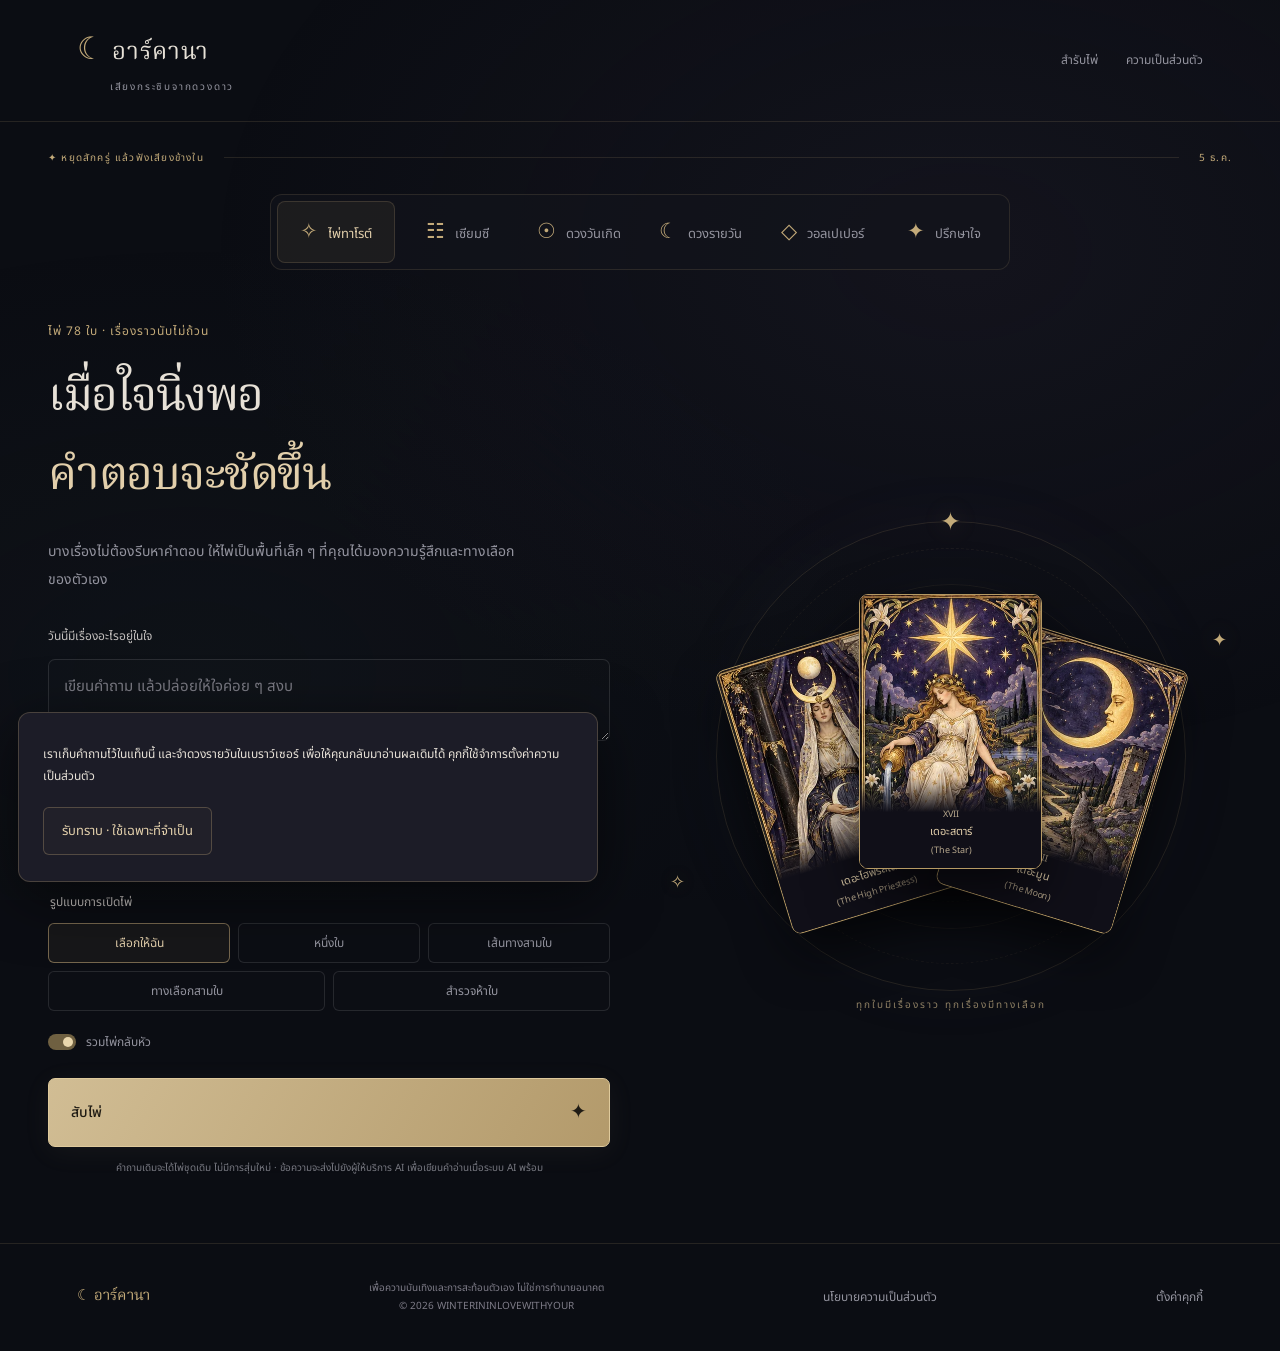
<file: index.html>
<!doctype html>
<html lang="th"><head><meta charset="utf-8"><meta name="viewport" content="width=device-width,initial-scale=1"><meta name="theme-color" content="#0b0d13"><meta name="description" content="อาร์คานา พื้นที่สงบสำหรับอ่านไพ่ทาโรต์ เซียมซี ดวงวันเกิด และดวงรายวัน พร้อมวอลเปเปอร์มงคล"><title>อาร์คานา — เสียงกระซิบจากดวงดาว</title><link rel="preconnect" href="https://fonts.googleapis.com"><link href="https://fonts.googleapis.com/css2?family=Noto+Sans+Thai:wght@400;500;600&family=Noto+Serif+Thai:wght@400;500&display=swap" rel="stylesheet"><link rel="stylesheet" href="styles.css"><script defer src="deck.js"></script><script defer src="reader-engine.js"></script><script defer src="fortune-engine.js"></script><script defer src="ai-config.js"></script><script defer src="app.js"></script></head><body><div class="ambient" aria-hidden="true"></div><header class="site-header"><a class="brand" href="./"><span>☾</span> อาร์คานา<small>เสียงกระซิบจากดวงดาว</small></a><nav><button class="text-button" id="library-button">สำรับไพ่</button><button class="text-button" id="privacy-button">ความเป็นส่วนตัว</button></nav></header>
<main><div class="section-label"><span>✦ หยุดสักครู่ แล้วฟังเสียงข้างใน</span><span class="line"></span><span id="today-label"></span></div><div class="mode-nav" role="group" aria-label="เลือกรูปแบบการทำนาย"><button type="button" data-mode="tarot" aria-pressed="true"><b>✧</b>ไพ่ทาโรต์</button><button type="button" data-mode="siamsi" aria-pressed="false"><b>☷</b>เซียมซี</button><button type="button" data-mode="birthday" aria-pressed="false"><b>☉</b>ดวงวันเกิด</button><button type="button" data-mode="daily" aria-pressed="false"><b>☾</b>ดวงรายวัน</button><button type="button" data-mode="wallpaper" aria-pressed="false"><b>◇</b>วอลเปเปอร์</button><button type="button" data-mode="chat" aria-pressed="false"><b>✦</b>ปรึกษาใจ</button></div>
<section id="intro"><div class="reading-layout"><div class="intro-copy"><p class="eyebrow" id="mode-eyebrow">ไพ่ 78 ใบ · เรื่องราวนับไม่ถ้วน</p><h1 id="mode-title">เมื่อใจนิ่งพอ<br><span class="gold-text">คำตอบจะชัดขึ้น</span></h1><p class="lead" id="mode-lead">บางเรื่องไม่ต้องรีบหาคำตอบ ให้ไพ่เป็นพื้นที่เล็ก ๆ ที่คุณได้มองความรู้สึกและทางเลือกของตัวเอง</p>
<form id="reading-form" class="mode-form" data-form="tarot"><label for="question">วันนี้มีเรื่องอะไรอยู่ในใจ</label><textarea id="question" required maxlength="500" rows="2" placeholder="เขียนคำถาม แล้วปล่อยให้ใจค่อย ๆ สงบ"></textarea><details class="context-details"><summary>เล่าบริบทเพิ่มเติม</summary><label class="sr-only" for="context">บริบทที่อยากเล่าเพิ่ม</label><textarea id="context" maxlength="2000" rows="3" placeholder="เล่าเฉพาะเรื่องที่คุณสบายใจจะแบ่งปัน"></textarea></details><fieldset><legend>เรื่องที่อยากทบทวน</legend><div id="topic" class="choices" role="group" aria-label="เรื่องที่อยากทบทวน"></div></fieldset><fieldset><legend>รูปแบบการเปิดไพ่</legend><div id="spread" class="choices spread-choices" role="group" aria-label="รูปแบบการเปิดไพ่"></div></fieldset><button type="button" id="reversed" class="toggle" aria-pressed="true"><i></i>รวมไพ่กลับหัว</button><button class="primary-button" type="submit">สับไพ่ <span>✦</span></button><p class="quiet-note">คำถามเดิมจะได้ไพ่ชุดเดิม ไม่มีการสุ่มใหม่ · ข้อความจะส่งไปยังผู้ให้บริการ AI เพื่อเขียนคำอ่านเมื่อระบบ AI พร้อม</p></form>
<div data-form="siamsi" hidden><p class="mode-note">ตั้งจิตถึงเรื่องที่อยากทบทวน หายใจช้า ๆ แล้วเขย่ากระบอกเซียมซี</p><button id="siamsi-start" class="primary-button">เขย่าเซียมซี <span>↗</span></button><p class="quiet-note">บทกลอนเซียมซี 28 ใบ พร้อมคำอ่านและคำแนะนำ</p></div>
<form id="birthday-form" data-form="birthday" hidden><fieldset><legend>รูปแบบปีเกิด</legend><div id="birth-era" class="choices" role="group" aria-label="รูปแบบปีเกิด"></div></fieldset><div class="birth-row"><label for="birth-day">วันเกิด<input id="birth-day" type="number" min="1" max="31" required placeholder="1–31" inputmode="numeric"></label><label for="birth-year">ปีเกิด<input id="birth-year" type="number" required placeholder="เช่น 2543" inputmode="numeric"></label></div><fieldset><legend>เดือนเกิด</legend><div id="birth-month" class="choices month-choices" role="group" aria-label="เดือนเกิด"></div></fieldset><button class="primary-button" type="submit">อ่านจังหวะชีวิต <span>→</span></button><p class="quiet-note">อ่านจากวันในสัปดาห์และเลขรวมวันเกิด ไม่ต้องใช้เวลาเกิด</p></form>
<div data-form="daily" hidden><p class="mode-note">ไพ่หนึ่งใบสำหรับวันนี้ เปิดเพียงครั้งเดียว แล้วกลับมาอ่านซ้ำได้ตลอดวัน</p><button id="daily-start" class="primary-button">เปิดดวงวันนี้ <span>✦</span></button><p class="quiet-note">วันใหม่เริ่มเวลาเที่ยงคืนประเทศไทย<br>จำผลในเบราว์เซอร์นี้</p></div>
<div data-form="wallpaper" hidden><p class="mode-note">ภาพมงคลที่เป็นทั้งความงามและสิ่งเตือนใจ เลือกพลังที่อยากโอบรับ แล้วเก็บไว้ใกล้ตัว</p><fieldset><legend>สิ่งที่อยากเสริม</legend><div id="wallpaper-topic" class="choices" role="group" aria-label="สิ่งที่อยากเสริม"></div></fieldset><button id="wallpaper-start" class="primary-button">สุ่มภาพสำหรับคุณ <span>◇</span></button><p class="quiet-note">ภาพแยกสำหรับหน้าจอมือถือ · ดาวน์โหลดได้</p></div>
<form id="chat-form" data-form="chat" hidden><p class="mode-note">เล่าเรื่องที่อยู่ในใจได้ ระบบ AI จะช่วยคิดและรับฟังอย่างระมัดระวัง ไม่ใช่นักจิตวิทยาหรือบริการฉุกเฉิน</p><div id="chat-log" class="chat-log" aria-live="polite"></div><label for="chat-input">ข้อความของคุณ</label><textarea id="chat-input" required maxlength="1200" rows="3" placeholder="เล่าได้เท่าที่สบายใจ"></textarea><button id="chat-send" class="primary-button" type="submit">ส่งข้อความ ✦</button><p class="quiet-note">ข้อความจะส่งไปยังผู้ให้บริการ AI เพื่อสร้างคำตอบ · หากต้องการคุยกับผู้เชี่ยวชาญ โทร <a href="tel:1323">1323</a> · ฉุกเฉินโทร <a href="tel:1669">1669</a></p></form></div><div class="ritual-stage" id="hero-stage" aria-hidden="true"><div class="orbit"></div><div class="orbit orbit-two"></div><div class="hero-cards" id="hero-cards"></div><div class="hero-emblem" id="hero-emblem" hidden></div><span class="stage-star s1">✦</span><span class="stage-star s2">✧</span><span class="stage-star s3">✦</span><div class="stage-bottom" id="stage-caption">ทุกใบมีเรื่องราว ทุกเรื่องมีทางเลือก</div></div></div></section>
<section id="crisis" hidden class="panel" role="alert"><h2>ขอหยุดการเปิดไพ่ไว้ก่อนนะ</h2><p>ตอนนี้ความปลอดภัยของคุณสำคัญที่สุด คุณไม่จำเป็นต้องอยู่กับความรู้สึกหนัก ๆ ตามลำพัง</p><ul><li>บอกคนที่ไว้ใจและอยู่ใกล้ว่าตอนนี้คุณต้องการให้เขาอยู่ด้วย</li><li>โทรสายด่วนสุขภาพจิต <a href="tel:1323">1323</a> ได้ตลอด 24 ชั่วโมง</li><li>หากมีอันตรายใกล้ตัว โทรฉุกเฉิน <a href="tel:1669">1669</a></li></ul><p><a href="https://checkin.dmh.go.th/" target="_blank" rel="noopener">ข้อมูลจากกรมสุขภาพจิต</a> · <a href="https://www.niems.go.th/" target="_blank" rel="noopener">สถาบันการแพทย์ฉุกเฉินแห่งชาติ</a></p><button class="secondary" data-home>กลับหน้าหลัก</button></section>
<section id="ritual" hidden class="selection-section"><div class="ritual-heading"><p class="eyebrow" id="ritual-eyebrow">กลับมาอยู่กับลมหายใจ</p><h2 id="ritual-title">กำลังสับไพ่ให้คุณ</h2><p id="ritual-question"></p></div><p id="ritual-selection-count" class="selection-count" role="status" hidden></p><div id="ritual-animation" class="ritual-animation"></div><div id="siamsi-shake-controls" class="siamsi-shake-controls" hidden><p id="siamsi-shake-count" aria-live="polite">เขย่าแล้ว 0 ครั้ง</p><button id="siamsi-shake" class="primary-button centered" type="button">กดเขย่ากระบอก ↗</button><button id="siamsi-stop" class="secondary centered" type="button" disabled>หยุดเขย่า · เปิดใบเซียมซี</button><small>เขย่าได้กี่ครั้งก็ได้ แล้วกดหยุดเมื่อใจพร้อม</small></div><div id="ritual-backs" class="backs"></div><button id="reveal" class="primary-button centered" hidden>เปิดไพ่ของคุณ</button><div id="reading-loader" hidden role="status"><div class="cosmic-loader"><i></i><i></i><i></i><i></i><b>✦</b><em></em><em></em><em></em></div><div class="cosmic-light"></div><p id="loading-message">กำลังรวบรวมพลังของไพ่...</p></div></section>
<section id="result" hidden class="result-section"><div class="ritual-heading"><p class="eyebrow" id="spread-title"></p><h2>คำทำนายของคุณ</h2><p id="original-question"></p><p id="topic-note" class="method-note" hidden></p><p id="restore-note" class="gold-text"></p></div><div id="drawn-cards" class="direct-card-list"></div><div id="reading-output"></div><button id="tarot-new-question" class="secondary centered" type="button">ถามคำถามใหม่</button><p class="disclaimer">เพื่อความบันเทิงและการสะท้อนตัวเอง ไม่ใช่การทำนายอนาคต</p></section>
<section id="other-result" hidden><div class="ritual-heading"><p class="eyebrow" id="other-eyebrow"></p><h2 id="other-title"></h2></div><div id="other-content"></div><button class="secondary centered" data-home>กลับสู่พื้นที่ของคุณ</button><p class="disclaimer">คำอ่านและภาพมงคลเป็นความเชื่อเพื่อการทบทวนตัวเอง ไม่รับประกันเหตุการณ์หรือผลลัพธ์</p></section>
<div id="status" role="status" class="status-message"></div><aside class="advertisement" hidden aria-label="พื้นที่โฆษณา"><div class="ad-space"></div></aside></main><footer><span class="footer-mark">☾ อาร์คานา</span><p>เพื่อความบันเทิงและการสะท้อนตัวเอง ไม่ใช่การทำนายอนาคต<br><a href="https://www.instagram.com/_iswinter/" target="_blank" rel="noopener">© 2026 WINTERININLOVEWITHYOUR</a></p><a class="text-button" href="privacy.html">นโยบายความเป็นส่วนตัว</a> <button class="text-button" id="cookie-settings">ตั้งค่าคุกกี้</button></footer><dialog id="modal"><button id="close-modal" class="secondary">ปิด</button><div id="modal-content"></div></dialog><div id="cookie-banner" class="cookie-panel" hidden><p>เราเก็บคำถามไว้ในแท็บนี้ และจำดวงรายวันในเบราว์เซอร์ เพื่อให้คุณกลับมาอ่านผลเดิมได้ คุกกี้ใช้จำการตั้งค่าความเป็นส่วนตัว</p><button id="cookie-essential" class="secondary">รับทราบ · ใช้เฉพาะที่จำเป็น</button></div></body></html>
</file>
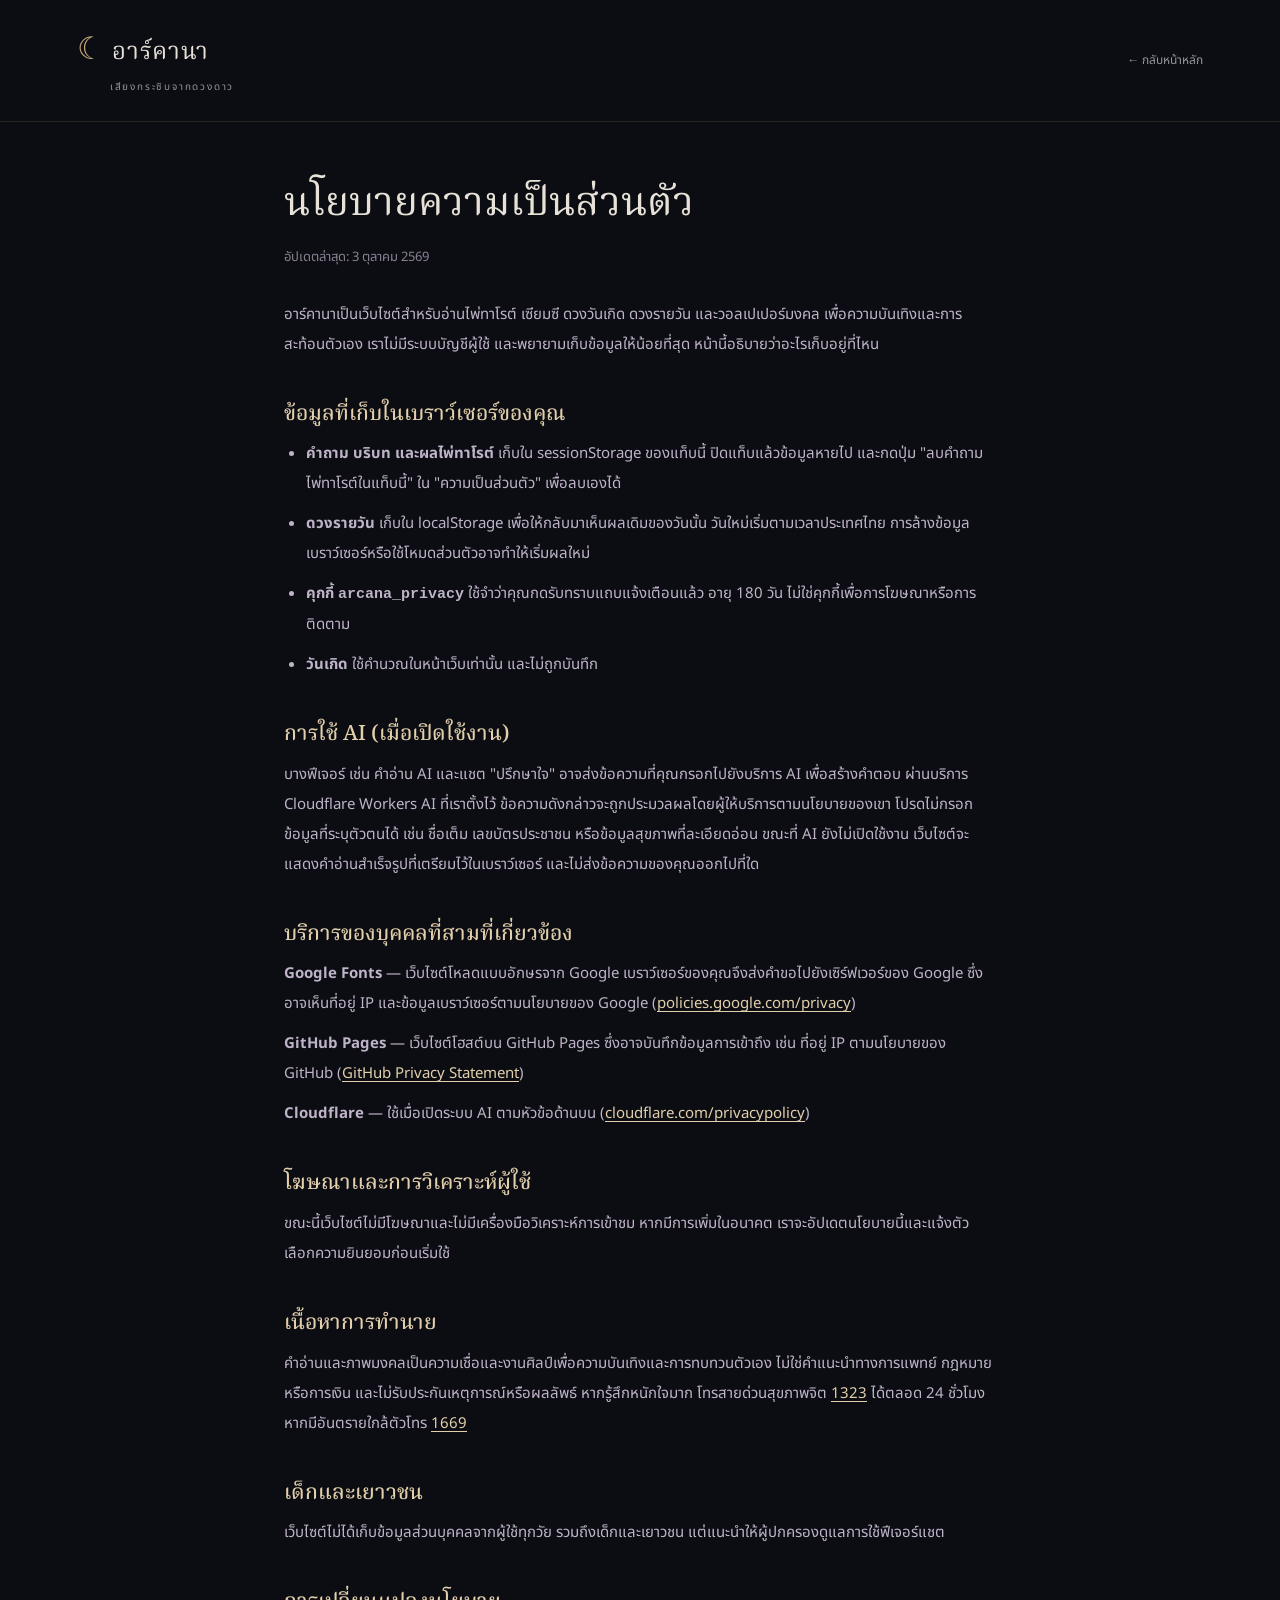
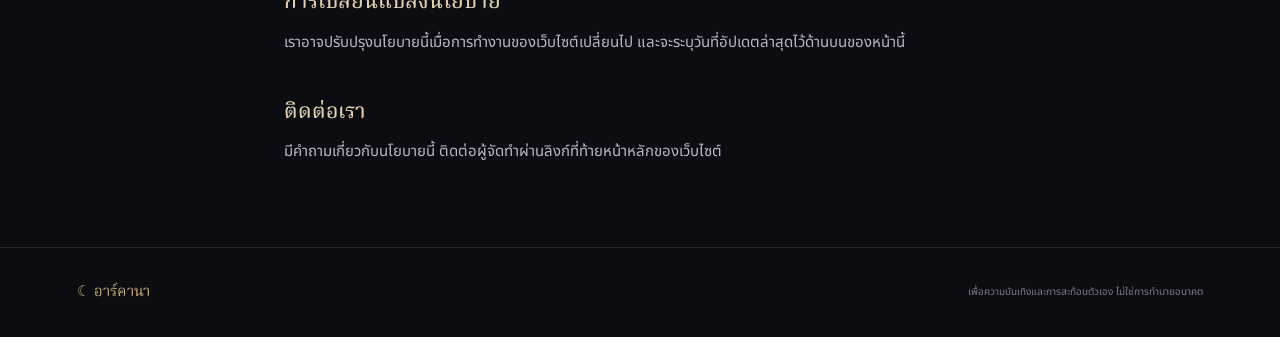
<file: privacy.html>
<!doctype html>
<html lang="th">
<head>
<meta charset="UTF-8"><meta name="viewport" content="width=device-width, initial-scale=1">
<meta name="theme-color" content="#0b0d13">
<title>นโยบายความเป็นส่วนตัว — อาร์คานา</title>
<meta name="description" content="นโยบายความเป็นส่วนตัวของเว็บไซต์อาร์คานา">
<link rel="preconnect" href="https://fonts.googleapis.com">
<link href="https://fonts.googleapis.com/css2?family=Noto+Sans+Thai:wght@400;500;600&family=Noto+Serif+Thai:wght@400;500&display=swap" rel="stylesheet">
<link rel="stylesheet" href="styles.css">
<style>
.policy{max-width:760px;margin:0 auto;padding:50px 24px 70px}
.policy h1{font-size:clamp(28px,4vw,40px);line-height:1.6;letter-spacing:0;margin-bottom:8px}
.policy h2{font:500 21px/1.6 'Noto Serif Thai',serif;color:var(--gold-light,#e8d7b1);margin:38px 0 8px}
.policy p,.policy li{font-size:15px;line-height:2;color:#bfb3c8;margin:0 0 10px}
.policy ul{padding-left:22px;margin:0 0 10px}
.policy a{color:var(--gold-light,#e8d7b1);text-decoration:underline;text-underline-offset:3px}
.policy .updated{font-size:13px;opacity:.7;margin-bottom:30px}
</style>
</head>
<body>
<header class="site-header"><a class="brand" href="./"><span>☾</span> อาร์คานา<small>เสียงกระซิบจากดวงดาว</small></a><nav><a class="text-button" href="./">← กลับหน้าหลัก</a></nav></header>
<main class="policy">
<h1>นโยบายความเป็นส่วนตัว</h1>
<p class="updated">อัปเดตล่าสุด: 3 ตุลาคม 2569</p>

<p>อาร์คานาเป็นเว็บไซต์สำหรับอ่านไพ่ทาโรต์ เซียมซี ดวงวันเกิด ดวงรายวัน และวอลเปเปอร์มงคล เพื่อความบันเทิงและการสะท้อนตัวเอง เราไม่มีระบบบัญชีผู้ใช้ และพยายามเก็บข้อมูลให้น้อยที่สุด หน้านี้อธิบายว่าอะไรเก็บอยู่ที่ไหน</p>

<h2>ข้อมูลที่เก็บในเบราว์เซอร์ของคุณ</h2>
<ul>
<li><strong>คำถาม บริบท และผลไพ่ทาโรต์</strong> เก็บใน sessionStorage ของแท็บนี้ ปิดแท็บแล้วข้อมูลหายไป และกดปุ่ม "ลบคำถามไพ่ทาโรต์ในแท็บนี้" ใน "ความเป็นส่วนตัว" เพื่อลบเองได้</li>
<li><strong>ดวงรายวัน</strong> เก็บใน localStorage เพื่อให้กลับมาเห็นผลเดิมของวันนั้น วันใหม่เริ่มตามเวลาประเทศไทย การล้างข้อมูลเบราว์เซอร์หรือใช้โหมดส่วนตัวอาจทำให้เริ่มผลใหม่</li>
<li><strong>คุกกี้ <code>arcana_privacy</code></strong> ใช้จำว่าคุณกดรับทราบแถบแจ้งเตือนแล้ว อายุ 180 วัน ไม่ใช่คุกกี้เพื่อการโฆษณาหรือการติดตาม</li>
<li><strong>วันเกิด</strong> ใช้คำนวณในหน้าเว็บเท่านั้น และไม่ถูกบันทึก</li>
</ul>

<h2>การใช้ AI (เมื่อเปิดใช้งาน)</h2>
<p>บางฟีเจอร์ เช่น คำอ่าน AI และแชต "ปรึกษาใจ" อาจส่งข้อความที่คุณกรอกไปยังบริการ AI เพื่อสร้างคำตอบ ผ่านบริการ Cloudflare Workers AI ที่เราตั้งไว้ ข้อความดังกล่าวจะถูกประมวลผลโดยผู้ให้บริการตามนโยบายของเขา โปรดไม่กรอกข้อมูลที่ระบุตัวตนได้ เช่น ชื่อเต็ม เลขบัตรประชาชน หรือข้อมูลสุขภาพที่ละเอียดอ่อน ขณะที่ AI ยังไม่เปิดใช้งาน เว็บไซต์จะแสดงคำอ่านสำเร็จรูปที่เตรียมไว้ในเบราว์เซอร์ และไม่ส่งข้อความของคุณออกไปที่ใด</p>

<h2>บริการของบุคคลที่สามที่เกี่ยวข้อง</h2>
<p><strong>Google Fonts</strong> — เว็บไซต์โหลดแบบอักษรจาก Google เบราว์เซอร์ของคุณจึงส่งคำขอไปยังเซิร์ฟเวอร์ของ Google ซึ่งอาจเห็นที่อยู่ IP และข้อมูลเบราว์เซอร์ตามนโยบายของ Google (<a href="https://policies.google.com/privacy" rel="noopener">policies.google.com/privacy</a>)</p>
<p><strong>GitHub Pages</strong> — เว็บไซต์โฮสต์บน GitHub Pages ซึ่งอาจบันทึกข้อมูลการเข้าถึง เช่น ที่อยู่ IP ตามนโยบายของ GitHub (<a href="https://docs.github.com/site-policy/privacy-policies/github-general-privacy-statement" rel="noopener">GitHub Privacy Statement</a>)</p>
<p><strong>Cloudflare</strong> — ใช้เมื่อเปิดระบบ AI ตามหัวข้อด้านบน (<a href="https://www.cloudflare.com/privacypolicy/" rel="noopener">cloudflare.com/privacypolicy</a>)</p>

<h2>โฆษณาและการวิเคราะห์ผู้ใช้</h2>
<p>ขณะนี้เว็บไซต์ไม่มีโฆษณาและไม่มีเครื่องมือวิเคราะห์การเข้าชม หากมีการเพิ่มในอนาคต เราจะอัปเดตนโยบายนี้และแจ้งตัวเลือกความยินยอมก่อนเริ่มใช้</p>

<h2>เนื้อหาการทำนาย</h2>
<p>คำอ่านและภาพมงคลเป็นความเชื่อและงานศิลป์เพื่อความบันเทิงและการทบทวนตัวเอง ไม่ใช่คำแนะนำทางการแพทย์ กฎหมาย หรือการเงิน และไม่รับประกันเหตุการณ์หรือผลลัพธ์ หากรู้สึกหนักใจมาก โทรสายด่วนสุขภาพจิต <a href="tel:1323">1323</a> ได้ตลอด 24 ชั่วโมง หากมีอันตรายใกล้ตัวโทร <a href="tel:1669">1669</a></p>

<h2>เด็กและเยาวชน</h2>
<p>เว็บไซต์ไม่ได้เก็บข้อมูลส่วนบุคคลจากผู้ใช้ทุกวัย รวมถึงเด็กและเยาวชน แต่แนะนำให้ผู้ปกครองดูแลการใช้ฟีเจอร์แชต</p>

<h2>การเปลี่ยนแปลงนโยบาย</h2>
<p>เราอาจปรับปรุงนโยบายนี้เมื่อการทำงานของเว็บไซต์เปลี่ยนไป และจะระบุวันที่อัปเดตล่าสุดไว้ด้านบนของหน้านี้</p>

<h2>ติดต่อเรา</h2>
<p>มีคำถามเกี่ยวกับนโยบายนี้ ติดต่อผู้จัดทำผ่านลิงก์ที่ท้ายหน้าหลักของเว็บไซต์</p>
</main>
<footer><span class="footer-mark">☾ อาร์คานา</span><p>เพื่อความบันเทิงและการสะท้อนตัวเอง ไม่ใช่การทำนายอนาคต</p></footer>
</body>
</html>
</file>
<file: styles.css>
:root{color-scheme:dark;--bg:#0b0d13;--panel:#15161f;--text:#e7e1d7;--gold:#c3aa79;--gold-light:#e2cfab;--muted:#94949f;--line:#c3aa7926;font-family:'Noto Sans Thai',sans-serif;font-synthesis:none}*{box-sizing:border-box}html{scroll-behavior:smooth}body{margin:0;background:var(--bg);color:var(--text);font-size:15px;line-height:1.85;word-break:normal;overflow-wrap:anywhere;min-width:320px}button,input,textarea{font:inherit}button,a{-webkit-tap-highlight-color:transparent;touch-action:manipulation}button{cursor:pointer;color:inherit}button:disabled{cursor:wait;opacity:.55}a{color:inherit;text-decoration:none}a:hover{color:var(--gold-light)}button:focus-visible,a:focus-visible,input:focus-visible,textarea:focus-visible,summary:focus-visible{outline:2px solid var(--gold);outline-offset:4px}[hidden]{display:none!important}::selection{background:#83724c;color:#fff}.ambient{position:fixed;inset:0;pointer-events:none;z-index:-1;background:radial-gradient(ellipse at 75% 28%,#38324930,transparent 55%),radial-gradient(ellipse at 15% 75%,#28373b20,transparent 45%)}.site-header{max-width:1440px;margin:auto;padding:25px 6%;display:flex;justify-content:space-between;align-items:center;border-bottom:1px solid var(--line);gap:20px}.brand{font:400 24px/1.7 'Noto Serif Thai',serif;letter-spacing:.7px}.brand>span{color:var(--gold);font-size:31px}.brand small{display:block;font:10px/1.8 'Noto Sans Thai',sans-serif;color:var(--muted);letter-spacing:1.8px;margin-left:33px}nav{display:flex;gap:28px}.text-button{background:none;border:0;color:var(--muted);padding:10px 0;font-size:12px}.text-button:hover{color:var(--gold-light)}main{max-width:1280px;margin:0 auto;padding:0 48px;min-height:70vh}.section-label{display:flex;align-items:center;gap:20px;color:var(--gold);font-size:10px;letter-spacing:1.2px;margin:27px 0}.section-label .line{height:1px;background:var(--line);flex:1}.mode-nav{display:flex;justify-content:center;gap:4px;padding:6px;max-width:740px;margin:26px auto 0;border:1px solid var(--line);border-radius:12px;background:#13141caa}.mode-nav button{flex:1;border:1px solid transparent;border-radius:8px;background:none;padding:11px 14px;color:var(--muted);white-space:nowrap;font-size:13px;transition:.25s}.mode-nav b{font:21px/1.8 Georgia,serif;color:var(--gold);margin-right:10px}.mode-nav button[aria-pressed=true]{background:#c3aa7912;color:var(--gold-light);border-color:#c3aa7930}.mode-nav button:hover{background:#c3aa790b}.reading-layout{display:grid;grid-template-columns:1fr 1fr;align-items:center;gap:60px;min-height:780px}.intro-copy{padding:50px 0 65px}.eyebrow{color:var(--gold);font-size:12px;letter-spacing:1px;margin:0 0 17px}h1{font:400 clamp(35px,3.6vw,50px)/1.7 'Noto Serif Thai',serif;letter-spacing:-1.5px;margin:0 0 22px}h2{font:400 30px/1.7 'Noto Serif Thai',serif}h3{font-weight:500;font-size:19px;line-height:1.8}h4{font-weight:500;color:var(--gold-light)}.gold-text{color:var(--gold-light)}.lead{font-size:14px;color:var(--muted);line-height:2;margin:0 0 28px;max-width:470px}.muted{color:var(--muted)}label,legend{font-size:12px;color:#c3bfbd}textarea,input[type=number]{display:block;width:100%;color:var(--text);background:#ffffff03;border:1px solid #ffffff1c;border-radius:7px;padding:13px 15px;margin:9px 0 16px;line-height:1.8}textarea{resize:vertical;min-height:80px}textarea::placeholder,input::placeholder{color:#797982}fieldset{padding:0;border:0;margin:20px 0}legend{margin-bottom:10px}.choices{display:flex;gap:8px;flex-wrap:wrap}.choices button{background:#ffffff02;border:1px solid #ffffff1b;color:var(--muted);border-radius:6px;padding:8px 14px;font-size:12px;transition:.25s}.choices button[aria-pressed=true]{border-color:#bea37790;background:#c3aa7911;color:var(--gold-light)}.choices button:hover{border-color:#c3aa7955;color:var(--gold-light)}.spread-choices button{flex:1 0 28%;padding:8px 9px}.context-details{font-size:12px;color:var(--muted);margin:6px 0}summary{cursor:pointer;color:var(--gold);line-height:1.8}details[open]>summary{margin-bottom:16px}.toggle{border:0;background:none;color:var(--muted);font-size:12px;padding:0;display:flex;align-items:center;gap:10px;margin:18px 0 25px}.toggle i{width:28px;height:16px;display:inline-block;background:#393841;border-radius:15px;position:relative}.toggle i:after{content:'';position:absolute;left:3px;top:3px;width:10px;height:10px;border-radius:50%;background:#86838b;transition:.25s}.toggle[aria-pressed=true] i{background:#6f6041}.toggle[aria-pressed=true] i:after{left:15px;background:#ead7ad}.primary-button{display:flex;align-items:center;justify-content:space-between;gap:25px;width:100%;padding:15px 22px;border:1px solid #dfca9c;border-radius:7px;color:#1f1b14;background:linear-gradient(120deg,#d1bd94,#b39a6b);box-shadow:0 5px 28px #c3aa7910;font-size:14px;font-weight:500;transition:transform .3s,box-shadow .3s}.primary-button:hover:not(:disabled){transform:translateY(-2px);box-shadow:0 8px 30px #c3aa7926}.primary-button span{font-size:20px}.quiet-note{text-align:center;font-size:10px;color:#787981;margin:12px 0 0}.mode-note{color:#b2adb2;font-size:14px;line-height:2;margin:25px 0 30px}.birth-row{display:grid;grid-template-columns:1fr 1fr;gap:14px}.month-choices{display:grid;grid-template-columns:repeat(4,1fr)}.month-choices button{padding:8px}.ritual-stage{height:530px;position:relative;display:grid;place-items:center}.orbit{position:absolute;width:470px;height:470px;border:1px solid #c3aa7924;border-radius:50%;box-shadow:0 0 75px #8978b40a}.orbit:before{content:'';position:absolute;inset:26px;border:1px dashed #c3aa7915;border-radius:50%}.orbit-two{width:345px;height:345px;border-color:#c3aa7915}.hero-cards{position:relative;width:440px;height:360px;perspective:1200px}.hero-card{position:absolute;width:183px;height:275px;top:40px;border:1px solid #b69a64;border-radius:9px;overflow:hidden;background:#171521;box-shadow:0 24px 50px #0009;animation:float 9s ease-in-out infinite}.card-left{left:12px;transform:rotate(-17deg) translateY(25px);animation-name:float-left}.card-center{left:128px;top:18px;z-index:2}.card-right{right:10px;transform:rotate(17deg) translateY(25px);animation-name:float-right;animation-delay:-3s}.portrait{aspect-ratio:2/3;position:relative;overflow:hidden;border:1px solid #c3aa7966;border-radius:9px;background:#171520;box-shadow:0 14px 34px #0006}.portrait .card-art{position:absolute;inset:0;background-size:400% 200%;background-repeat:no-repeat}.portrait.reversed .card-art{transform:rotate(180deg)}.hero-card .portrait{border:0;height:100%;border-radius:0}.face-label{position:absolute;inset:auto 0 0;background:linear-gradient(transparent,#100f18 38%);padding:28px 8px 10px;color:#e2cfab;font-size:11px;text-align:center;line-height:1.8}.face-label small{display:block;font-size:9px;opacity:.8}.stage-star{position:absolute;font:25px/1 Georgia;color:var(--gold);text-shadow:0 0 25px #c3aa7944}.s1{top:18px;left:48%}.s2{left:0;bottom:130px;font-size:18px}.s3{right:5px;top:140px;font-size:18px}.stage-bottom{position:absolute;bottom:7px;color:#8f8064;font-size:10px;letter-spacing:2px;text-align:center}.hero-emblem{font:150px/1.7 Georgia,serif;color:var(--gold);text-shadow:0 0 60px #c3aa7928;animation:float 9s ease-in-out infinite}.hero-emblem .siamsi-cup{transform:scale(1.2)}.ritual-heading{text-align:center;max-width:760px;margin:0 auto}.ritual-heading h2{margin:8px 0 14px}.ritual-heading>p:last-child{color:var(--muted);font-size:14px}.selection-section,.result-section,#other-result{padding:55px 0 70px}.ritual-animation{height:285px;display:grid;place-items:center;position:relative;margin:30px auto}.shuffle-stack{position:relative;width:135px;height:202px;perspective:900px}.shuffle-card{position:absolute;inset:0;border:1px solid #bea16b;border-radius:8px;background:#191521 url('assets/card-back.webp') center/cover;box-shadow:0 15px 30px #0008;transform:translate(calc(var(--i)*3px),calc(var(--i)*-2px));animation:shuffle 1.25s ease-in-out infinite;animation-delay:calc(var(--i)*-.17s)}.backs{display:flex;justify-content:center;gap:20px;flex-wrap:wrap;margin:32px auto}.ritual-card{width:150px;aspect-ratio:2/3;perspective:1000px}.ritual-card-inner{position:relative;height:100%;transform-style:preserve-3d;transition:transform .85s cubic-bezier(.2,.7,.2,1);transition-delay:calc(var(--i)*.14s)}.ritual-card.open .ritual-card-inner{transform:rotateY(180deg)}.ritual-front,.ritual-back{position:absolute;inset:0;backface-visibility:hidden;border-radius:8px;overflow:hidden}.ritual-back{border:1px solid var(--gold);background:url('assets/card-back.webp') center/cover}.ritual-front{transform:rotateY(180deg)}.ritual-front .portrait{height:100%}.centered{margin:26px auto;max-width:360px;justify-content:center;display:block;text-align:center}.secondary{color:var(--gold-light);background:#c3aa7908;border:1px solid #c3aa7950;border-radius:6px;padding:11px 18px;margin:8px 5px 8px 0;font-size:13px}.secondary:hover{background:#c3aa7918}.panel{border:1px solid var(--line);border-radius:12px;padding:26px 30px;margin:25px auto;background:linear-gradient(130deg,#c3aa7906,#ffffff02)}.panel h3{color:var(--gold-light);margin-top:0}.panel p,.card-reading p{white-space:pre-line}.visual-cards{display:flex;gap:26px;flex-wrap:wrap;justify-content:center;margin:36px 0}.visual-card{width:176px;text-align:center;animation:appear .9s both;animation-delay:calc(var(--i)*.1s)}.visual-card>p{font-size:11px;color:var(--gold);margin:13px 0}.result-section{max-width:1000px;margin:auto}.card-reading{border-left:1px solid #c3aa7955;padding-left:25px;margin:35px 0}.card-reading h3{font-size:18px;color:var(--gold-light)}blockquote{background:#ffffff03;border-left:1px solid var(--line);padding:14px 18px;margin:15px 0;color:#afabb2;font-size:14px;white-space:pre-line}.disclaimer{font-size:11px;color:#878590;text-align:center;margin:30px 0 0}.status-message{color:#dcc599;max-width:700px;margin:0 auto 20px;text-align:center;line-height:1.8}.status-message:empty{display:none}.library{display:grid;grid-template-columns:repeat(auto-fit,minmax(145px,1fr));gap:20px}.library-card p{font-size:11px;color:var(--muted)}dialog{max-width:950px;width:90vw;max-height:85vh;overflow:auto;background:#14151e;color:var(--text);border:1px solid #c3aa7955;border-radius:12px;padding:25px}dialog::backdrop{background:#07080dcc;backdrop-filter:blur(8px)}.cookie-panel{position:fixed;bottom:18px;left:18px;right:18px;max-width:580px;background:#1c1c27;border:1px solid #c3aa7944;padding:18px 24px;border-radius:12px;z-index:30;box-shadow:0 15px 60px #0008;font-size:12px}footer{border-top:1px solid var(--line);padding:25px 6%;max-width:1440px;margin:auto;display:flex;justify-content:space-between;align-items:center;gap:25px;font-size:10px;color:#7e7c88}footer p{text-align:center}.footer-mark{color:var(--gold);font-family:'Noto Serif Thai',serif;font-size:15px}.sr-only{position:absolute;width:1px;height:1px;overflow:hidden;clip:rect(0,0,0,0)}#reading-loader{text-align:center;margin:30px 0;color:var(--gold-light);animation:appear .5s}#reading-loader small{color:var(--muted);font-size:11px}.loading-orbit{width:70px;height:70px;margin:auto;border:1px solid #c3aa7922;border-top-color:#c3aa79;border-radius:50%;display:grid;place-items:center;animation:orbit 2s linear infinite}.loading-orbit span{font-size:25px}.vanishing{pointer-events:none;animation:vanish .5s ease-in forwards}.appearing{animation:appear .65s ease-out}.siamsi-cup{width:130px;height:180px;position:relative;margin:25px auto 0;isolation:isolate}.siamsi-cup:after{content:'☷';position:absolute;inset:50px 0 0;background:linear-gradient(100deg,#31221f,#7d5540 45%,#34201c);border:1px solid #b69560;border-radius:8px 8px 30px 30px;display:grid;place-items:center;color:#d4b277;font:40px Georgia;box-shadow:0 25px 40px #0005}.siamsi-cup i{position:absolute;width:13px;height:150px;left:calc(15px + var(--i)*14px);top:calc(var(--i)*-3px);background:linear-gradient(90deg,#8f673e,#c9a66d,#94713f);border-radius:5px;transform:rotate(calc((var(--i) - 3)*5deg));border:1px solid #dcc49644}.shaking{animation:shake .35s ease-in-out infinite}.fortune-slip{max-width:560px;text-align:center;margin:35px auto;padding:40px 32px;background:linear-gradient(145deg,#ded1af,#bbae89);color:#312a20;border:1px solid #f4e6c4;box-shadow:0 20px 80px #0005;animation:slip-in .8s ease-out;position:relative}.fortune-slip:before{content:'';position:absolute;inset:10px;border:1px solid #65543166;pointer-events:none}.fortune-number{font:50px/1.8 'Noto Serif Thai',serif;display:block}.fortune-slip h3{font-size:22px}.fortune-slip p{white-space:pre-line;line-height:2.2}.fortune-slip .eyebrow{color:#6e5733}.birthday-orbit{width:190px;height:190px;border:1px solid var(--gold);border-radius:50%;display:grid;place-items:center;color:var(--gold-light);font:85px/1.7 'Noto Serif Thai';margin:30px auto;box-shadow:0 0 50px #c3aa7910;outline:1px dashed #c3aa7933;outline-offset:15px}.spinning{animation:orbit 5s linear infinite}.wallpaper-layout{display:grid;grid-template-columns:300px 1fr;gap:50px;max-width:850px;margin:35px auto;align-items:center}.wallpaper-preview{width:100%;aspect-ratio:9/16;object-fit:cover;border:1px solid #c3aa7960;border-radius:24px;box-shadow:0 25px 65px #0008;animation:appear 1s}.wallpaper-copy h3{font:400 30px/1.7 'Noto Serif Thai';color:var(--gold-light)}.wallpaper-copy p{color:var(--muted)}.wallpaper-copy .primary-button{margin-top:25px}.recommend-link{display:block;text-align:center;margin:25px auto;color:var(--gold);border:0;background:none;padding:10px;font-size:13px}.saved-badge{display:inline-block;border:1px solid var(--line);border-radius:30px;padding:5px 15px;color:var(--gold);font-size:11px}.daily-art{max-width:210px;margin:30px auto}.method-note{font-size:11px;color:var(--muted);text-align:center;max-width:700px;margin:25px auto}.result-question{font-size:15px}.result-section>.panel:first-of-type{padding:20px 26px}.result-section>.panel:first-of-type p{margin:7px 0}.result-section>.panel:first-of-type .muted{font-size:10px}@keyframes shuffle{0%,100%{transform:translate(calc(var(--i)*3px),calc(var(--i)*-2px)) rotate(0)}35%{transform:translate(calc((var(--i) - 2)*52px),-14px) rotate(calc((var(--i) - 2)*13deg))}65%{transform:translate(calc((2 - var(--i))*25px),calc(var(--i)*4px)) rotate(calc((2 - var(--i))*7deg))}}@keyframes float{0%,100%{transform:translateY(0)}50%{transform:translateY(-10px)}}@keyframes float-left{0%,100%{transform:rotate(-17deg) translateY(25px)}50%{transform:rotate(-19deg) translateY(17px)}}@keyframes float-right{0%,100%{transform:rotate(17deg) translateY(25px)}50%{transform:rotate(19deg) translateY(15px)}}@keyframes appear{from{opacity:0;transform:translateY(14px);filter:blur(4px)}to{opacity:1;transform:translateY(0);filter:blur(0)}}@keyframes vanish{to{opacity:0;transform:translateY(-15px) scale(.97);filter:blur(10px)}}@keyframes orbit{to{transform:rotate(360deg)}}@keyframes shake{0%,100%{transform:rotate(-10deg) translateX(-6px)}50%{transform:rotate(10deg) translateX(6px)}}@keyframes slip-in{from{opacity:0;transform:translateY(60px) rotate(-4deg)}to{opacity:1;transform:translateY(0) rotate(0)}}@media(max-width:1000px){.reading-layout{gap:25px}.hero-cards{transform:scale(.88)}.orbit{width:390px;height:390px}.orbit-two{width:300px;height:300px}.ritual-stage{overflow:hidden}.mode-nav button{padding:10px}main{padding:0 30px}}@media(max-width:760px){main{padding:0 22px}.site-header{padding:17px 22px}.brand{font-size:19px}.brand small{font-size:8px;letter-spacing:.8px}.brand>span{font-size:24px}nav{gap:16px}.text-button{font-size:10px}.section-label{font-size:9px;gap:10px;letter-spacing:0;margin:22px 0}.section-label>span:last-child{max-width:95px;text-align:right}.mode-nav{gap:0;margin:0 -4px;padding:4px}.mode-nav button{font-size:10px;padding:8px 4px;min-width:0}.mode-nav b{display:block;margin:0;font-size:22px}.reading-layout{display:flex;flex-direction:column;gap:0;min-height:0}.intro-copy{width:100%;padding:36px 0 25px}h1{font-size:35px;line-height:1.65;letter-spacing:-1px}.lead{font-size:13px;margin-bottom:23px}.ritual-stage{width:100%;height:345px;margin:10px 0 45px}.hero-cards{transform:scale(.74)}.orbit{width:320px;height:320px}.orbit-two{width:250px;height:250px}.stage-bottom{font-size:8px;letter-spacing:1px;bottom:0}.s1{top:0}.s2{bottom:95px}.s3{top:90px}.choices{gap:7px}.choices button{font-size:11px;padding:9px 12px}.spread-choices button{padding:8px}.primary-button{font-size:13px}.quiet-note{font-size:10px}.panel{padding:20px}.visual-card{width:145px}.visual-cards{gap:14px}.ritual-card{width:130px}.backs{gap:14px}.selection-section,.result-section,#other-result{padding:35px 0 45px}.ritual-heading h2{font-size:25px}.card-reading{padding-left:16px}.card-reading h3{font-size:17px}.ritual-animation{height:230px}.hero-emblem{font-size:100px}.wallpaper-layout{grid-template-columns:1fr;gap:25px}.wallpaper-preview{max-width:260px;margin:auto}.wallpaper-copy h3{font-size:26px}.wallpaper-copy{text-align:center}.fortune-slip{padding:30px 24px}.fortune-slip p{font-size:14px}.cookie-panel{bottom:10px;left:10px;right:10px;padding:15px 18px}footer{flex-direction:column;gap:10px;padding:25px 22px}.footer-mark{font-size:14px}.month-choices button{padding:8px}.hero-emblem .siamsi-cup{transform:scale(.9)}}@media(prefers-reduced-motion:reduce){*,*::before,*::after{animation:none!important;transition:none!important;scroll-behavior:auto!important}}

.wallpaper-copy>a.text-button{display:block;width:max-content;max-width:100%;margin:17px 0 0;line-height:1.8;text-align:left}.wallpaper-copy>.secondary{display:block;margin:12px 0 0}@media(max-width:760px){.wallpaper-copy>a.text-button,.wallpaper-copy>.secondary{margin-left:auto;margin-right:auto;text-align:center}}

/* Ceremonial fortune-stick sequence */
.siamsi-cup.shaking{animation:ceremonial-shake .28s ease-in-out infinite;transform-origin:50% 85%;filter:drop-shadow(0 15px 25px #0009)}
.siamsi-cup.shaking i{animation:stick-rattle .22s ease-in-out infinite alternate;animation-delay:calc(var(--i)*-.035s)}
.siamsi-cup:not(.shaking){transition:transform .35s ease-out;transform:rotate(0)}
.falling-stick{position:absolute;z-index:5;left:calc(50% + 65px);top:28px;width:23px;height:185px;border-radius:5px 5px 8px 8px;border:1px solid #e4c78b;background:linear-gradient(90deg,#9b6539,#dcb977 42%,#8c5932);box-shadow:0 7px 24px #0009;display:flex;align-items:flex-end;justify-content:center;padding:0 0 16px;color:#2b1d16;font:700 14px/1 Georgia;animation:stick-fall 1.25s cubic-bezier(.18,.8,.25,1) both}
.falling-stick::before{content:'✦';position:absolute;top:15px;color:#49301c;font-size:14px}
.fortune-poem{font:400 18px/2.4 'Noto Serif Thai',serif;white-space:pre-line;margin:25px 0 15px!important;letter-spacing:.2px}
.fortune-slip .fortune-number{color:#6e4833}
@keyframes ceremonial-shake{0%,100%{transform:rotate(-12deg) translateX(-8px)}50%{transform:rotate(12deg) translateX(8px)}}
@keyframes stick-rattle{from{transform:rotate(calc((var(--i) - 3)*7deg)) translateY(-6px)}to{transform:rotate(calc((var(--i) - 3)*4deg)) translateY(2px)}}
@keyframes stick-fall{0%{opacity:0;transform:translate(-15px,-140px) rotate(-18deg)}25%{opacity:1}65%{transform:translate(8px,60px) rotate(19deg)}80%{transform:translate(18px,88px) rotate(15deg)}100%{transform:translate(18px,82px) rotate(16deg)}}
@media(max-width:760px){.fortune-poem{font-size:16px;line-height:2.25}.falling-stick{left:calc(50% + 50px)}}

@media(prefers-reduced-motion:reduce){.siamsi-cup.shaking{animation:ceremonial-shake .28s ease-in-out infinite!important}.siamsi-cup.shaking i{animation:stick-rattle .22s ease-in-out infinite alternate!important}.falling-stick{animation:stick-fall 1.25s cubic-bezier(.18,.8,.25,1) both!important}}
@media(max-width:760px){.fortune-slip .fortune-poem{font-size:16px;line-height:2.25}}

/* Tap-to-shake fortune ritual */
.siamsi-shake-controls{max-width:360px;margin:-8px auto 24px;text-align:center}
.siamsi-shake-controls p{margin:0 0 10px;color:var(--gold-light);font-size:13px}
.siamsi-shake-controls small{display:block;color:var(--muted);font-size:11px;margin-top:9px}
.siamsi-shake-controls .primary-button{margin:16px auto 0}
.siamsi-shake-progress{height:5px;border-radius:99px;background:#c3aa7922;overflow:hidden}
.siamsi-shake-progress span{display:block;width:0;height:100%;background:linear-gradient(90deg,#8e7148,#e9d4a1);border-radius:99px;transition:width .18s ease-out}
.siamsi-cup.tap-shake{animation:tap-cup .36s ease-out both;transform-origin:50% 85%}
.siamsi-cup.tap-shake i{animation:stick-rattle .17s ease-in-out 2 alternate;animation-delay:calc(var(--i)*-.025s)}
@keyframes tap-cup{0%{transform:rotate(0) translateX(0)}25%{transform:rotate(-15deg) translateX(-10px)}55%{transform:rotate(13deg) translateX(9px)}80%{transform:rotate(-7deg) translateX(-4px)}100%{transform:rotate(0) translateX(0)}}
@media(prefers-reduced-motion:reduce){.siamsi-cup.tap-shake{animation:tap-cup .36s ease-out both!important}.siamsi-cup.tap-shake i{animation:stick-rattle .17s ease-in-out 2 alternate!important}}
#ritual .ritual-animation:has(.siamsi-cup){height:190px;margin:8px auto}
#ritual .ritual-animation:has(.siamsi-cup) .siamsi-cup{margin:0 auto}

/* Interactive tarot draw */
.selection-count{text-align:center;color:var(--gold-light);font-size:13px;margin:18px auto 10px}
#ritual .choice-grid{display:grid;grid-template-columns:repeat(6,minmax(0,1fr));gap:14px;max-width:780px;margin:22px auto 38px;perspective:1000px}
.ritual-choice-card{position:relative;display:block;width:100%;aspect-ratio:2/3;border:1px solid #b99a65;border-radius:8px;background:#171521 url('assets/card-back.webp') center/cover;box-shadow:0 12px 25px #0008;transition:transform .25s ease,box-shadow .25s ease,border-color .25s ease;animation:deal-in .5s ease-out;animation-delay:calc(var(--i)*.045s)}
.ritual-choice-card:hover:not(:disabled),.ritual-choice-card:focus-visible{transform:translateY(-9px);box-shadow:0 19px 34px #6e478055;border-color:#d9bdec}
.ritual-choice-card.picked{transform:translateY(-17px) scale(1.04);border-color:#e4caa0;box-shadow:0 0 28px #c8a37377,0 22px 35px #0009}
.ritual-choice-card.burn-away{animation:violet-burn 1.35s ease-in both;animation-delay:var(--burn-delay)}
.ritual-choice-card.burn-away::before{content:'';position:absolute;inset:-20px -10px;border-radius:40%;background:radial-gradient(ellipse at 48% 70%,#ffc7ff 0,#c34dff 20%,#7e21c9 42%,#400b7b88 65%,transparent 75%);mix-blend-mode:screen;pointer-events:none;animation:violet-flame 1.2s ease-in both;animation-delay:var(--burn-delay)}
.ritual-choice-card.burn-away::after{content:'✦ ✧ ✦';position:absolute;inset:0;display:grid;place-items:center;color:#e4b9ff;font-size:17px;text-shadow:0 0 14px #bf47ff;pointer-events:none;animation:violet-sparks 1.2s ease-out both;animation-delay:var(--burn-delay)}
@keyframes deal-in{from{opacity:0;transform:translate(40px,35px) rotate(12deg)}to{opacity:1;transform:translate(0,0) rotate(0)}}
@keyframes violet-burn{0%{opacity:1;filter:brightness(1);clip-path:inset(0)}30%{opacity:1;filter:brightness(1.9) hue-rotate(30deg);clip-path:inset(0)}65%{opacity:.9;filter:brightness(2.5) blur(2px);clip-path:inset(0 0 35% 0)}100%{opacity:0;transform:translateY(-45px) scale(.25) rotate(16deg);filter:blur(12px);clip-path:inset(0 0 100% 0)}}
@keyframes violet-flame{0%{opacity:0;transform:translateY(15px) scale(.5)}25%{opacity:1;transform:translateY(-5px) scale(1)}65%{opacity:.95;transform:translateY(-28px) scale(1.15)}100%{opacity:0;transform:translateY(-75px) scale(.6)}}
@keyframes violet-sparks{0%,20%{opacity:0;transform:translateY(10px)}45%{opacity:1}100%{opacity:0;transform:translateY(-65px)}}
@media(max-width:760px){#ritual .choice-grid{grid-template-columns:repeat(4,minmax(0,1fr));gap:9px;margin:20px auto 32px}.ritual-choice-card{border-radius:6px}}
@media(prefers-reduced-motion:reduce){#ritual.tarot-selection .shuffle-card{animation:shuffle 1.25s ease-in-out infinite!important}#ritual.tarot-selection .ritual-choice-card.burn-away{animation:violet-burn 1.35s ease-in both!important;animation-delay:var(--burn-delay)!important}#ritual.tarot-selection .ritual-choice-card.burn-away::before{animation:violet-flame 1.2s ease-in both!important;animation-delay:var(--burn-delay)!important}#ritual.tarot-selection .ritual-choice-card.burn-away::after{animation:violet-sparks 1.2s ease-out both!important;animation-delay:var(--burn-delay)!important}#ritual.tarot-selection .ritual-card-inner{transition:transform .85s cubic-bezier(.2,.7,.2,1)!important;transition-delay:calc(var(--i)*.14s)!important}}
/* Full-deck tarot ritual */
#ritual.tarot-selection .ritual-animation{width:min(100%,1100px);height:340px;margin:12px auto}
.tarot-rail{width:100%;height:100%;overflow-x:auto;overflow-y:hidden;scrollbar-color:#a88b5e55 transparent;scrollbar-width:thin}
.tarot-fan{height:320px;position:relative;isolation:isolate}
.deck-card{position:absolute;left:calc(50% - 43px);top:58px;width:clamp(58px,14vw,86px);aspect-ratio:340/527;border:1px solid #d4af6a;border-radius:7px;background:#171521 url('assets/card-back.webp') center/cover;box-shadow:0 12px 25px #000a;transform-origin:50% 100%;transform:translateY(calc(var(--i)*-.5px));z-index:calc(var(--i) + 1);transition:left .8s cubic-bezier(.2,.8,.2,1),top .8s cubic-bezier(.2,.8,.2,1),transform .8s cubic-bezier(.2,.8,.2,1);transition-delay:calc(var(--i)*14ms);touch-action:manipulation}
.deck-card.shuf{animation:full-deck-shuffle 1s ease-in-out 2;animation-delay:calc(var(--i)*12ms)}
.tarot-fan.fanned .deck-card{left:var(--x);top:var(--y);transform:rotate(var(--rot));transition-delay:0ms}
.tarot-fan.fanned .deck-card:hover:not(:disabled){transform:rotate(var(--rot)) translateY(-10px);z-index:100}
.tarot-fan.fanned .deck-card.sel{transform:rotate(var(--rot)) translateY(-38px);box-shadow:0 0 22px 4px #b66bffd9,0 18px 28px #0009;z-index:150;border-color:#e6c7ff}
.deck-card.sel::after{content:attr(data-n);position:absolute;top:-24px;left:50%;transform:translateX(-50%);display:grid;place-items:center;width:22px;height:22px;border-radius:50%;background:#d4af6a;color:#201224;font:700 12px/1 sans-serif;box-shadow:0 0 12px #b66bff}
.tarot-fan.fanned .deck-card.burn{pointer-events:none;animation:full-purple-burn 1.1s ease-in forwards;animation-delay:var(--burn-delay);z-index:170}
.deck-card.burn::before{content:'';position:absolute;inset:-25px -10px;background:radial-gradient(ellipse at 50% 80%,#e696ffed 5%,#b44dffb3 38%,#7921b466 62%,transparent 75%);mix-blend-mode:screen;clip-path:polygon(0 100%,0 65%,12% 72%,20% 22%,30% 67%,40% 8%,50% 63%,63% 12%,72% 66%,85% 19%,96% 67%,100% 42%,100% 100%);animation:full-purple-flame 1s ease-out both;animation-delay:var(--burn-delay);pointer-events:none}
@keyframes full-deck-shuffle{0%,100%{transform:translateY(calc(var(--i)*-.5px))}22%{transform:translate(var(--dx),calc(var(--i)*-.5px)) rotate(var(--da))}44%{transform:translate(calc(var(--dx)*-.2),calc(var(--i)*-.5px))}66%{transform:translate(calc(var(--dx)*-1),calc(var(--i)*-.5px)) rotate(calc(var(--da)*-1))}}
@keyframes full-purple-burn{0%{opacity:1;filter:none}30%{filter:brightness(1.9) saturate(1.8) drop-shadow(0 0 14px #b66bff)}70%{opacity:.85;filter:brightness(2.6) saturate(2.4) drop-shadow(0 0 26px #d27bff) blur(1.5px)}100%{opacity:0;transform:translateY(-70px) rotate(15deg) scale(.72);filter:brightness(3.2) blur(9px)}}
@keyframes full-purple-flame{0%{opacity:0;transform:translateY(25px) scale(.45)}35%{opacity:1;transform:translateY(0) scale(1)}100%{opacity:0;transform:translateY(-70px) scale(1.3)}}
#ritual .spread-slots{display:flex;justify-content:center;flex-wrap:wrap;gap:22px 18px;margin:24px auto 30px}
.spread-slot{border:0;background:none;padding:4px;color:var(--text);display:grid;justify-items:center;gap:8px;cursor:pointer}
.spread-slot .ritual-card{width:clamp(96px,26vw,140px)}
.spread-slot.opened{cursor:default}
.spread-position{font-size:12px;color:var(--gold-light)}
.spread-slot.opened .ritual-front{box-shadow:0 0 25px #7c5cff88;border:1px solid #d4af6a}
#reading-loader .cosmic-loader{position:relative;width:160px;height:160px;margin:10px auto 20px;filter:drop-shadow(0 0 25px #7c5cff88)}
.cosmic-loader i{position:absolute;border-radius:50%;inset:0;border:2px dashed #d4af6a99;animation:cosmic-spin 6s linear infinite}
.cosmic-loader i:nth-child(2){inset:18px;border:3px solid transparent;border-top-color:#f3d99b;border-bottom-color:#7c5cff;animation-duration:1.4s}
.cosmic-loader i:nth-child(3){inset:37px;border:2px dotted #c6adf0;animation-duration:3.2s;animation-direction:reverse}
.cosmic-loader i:nth-child(4){inset:-12px;border:2px solid transparent;border-left-color:#7c5cff;border-right-color:#d4af6a;animation-duration:4.5s;animation-direction:reverse}
.cosmic-loader b{position:absolute;inset:0;display:grid;place-items:center;font:32px Georgia;color:#f3d99b;text-shadow:0 0 18px #7c5cff;animation:cosmic-pulse 1.8s ease-in-out infinite}
.cosmic-loader em{position:absolute;width:8px;height:8px;border-radius:50%;background:#e5c7ff;box-shadow:0 0 16px #b66bff;top:50%;left:50%;animation:orb-one 3.4s linear infinite}
.cosmic-loader em:nth-last-child(2){animation:orb-two 2.4s linear infinite;background:#f3d99b}
.cosmic-loader em:last-child{animation:orb-three 5s linear infinite}
.cosmic-light{width:min(260px,70vw);height:3px;margin:0 auto 16px;background:#d4af6a33;overflow:hidden;position:relative}
.cosmic-light::after{content:'';position:absolute;width:40%;height:100%;background:linear-gradient(90deg,transparent,#f3d99b,transparent);animation:light-travel 1.2s linear infinite}
@keyframes cosmic-spin{to{transform:rotate(360deg)}}@keyframes cosmic-pulse{50%{transform:scale(1.25);opacity:.55}}@keyframes orb-one{to{transform:rotate(360deg) translateX(58px) rotate(-360deg)}}@keyframes orb-two{to{transform:rotate(-360deg) translateX(80px) rotate(360deg)}}@keyframes orb-three{to{transform:rotate(360deg) translateX(96px) rotate(-360deg)}}@keyframes light-travel{from{left:-40%}to{left:100%}}
.direct-card-list{display:grid;gap:24px;margin:35px auto;max-width:940px}
.direct-card{display:grid;grid-template-columns:clamp(96px,28vw,140px) 1fr;gap:24px;align-items:center;padding:22px;border:1px solid var(--line);border-radius:12px;background:#c3aa7907;animation:reading-rise .8s ease-out both;animation-delay:calc(var(--order)*.25s)}
.direct-card .portrait{width:100%;box-shadow:0 0 23px #7c5cff55}
.direct-card .position{font-size:11px;color:var(--gold);letter-spacing:1px}
.direct-card h3{margin:3px 0 0;color:var(--gold-light)}
.direct-card .orientation{color:var(--muted);font-size:12px;margin:0 0 12px}
.direct-card p:last-child{white-space:pre-line}
#reading-output>.panel{animation:reading-rise .8s ease-out both;animation-delay:calc(var(--order)*.25s)}
.advice-line{padding-left:20px;position:relative}.advice-line::before{content:'✦';position:absolute;left:0;color:var(--gold)}
@keyframes reading-rise{from{opacity:0;transform:translateY(18px)}to{opacity:1;transform:translateY(0)}}
@media(max-width:520px){.direct-card{grid-template-columns:1fr;justify-items:center;text-align:center;gap:12px}.direct-card .portrait{max-width:140px}.direct-card p:last-child{text-align:left}}
@media(max-width:760px){#ritual.tarot-selection .ritual-animation{height:300px}.tarot-fan{height:280px}}
@media(prefers-reduced-motion:reduce){#ritual.tarot-selection .deck-card.shuf{animation:full-deck-shuffle 1s ease-in-out 2!important}#ritual.tarot-selection .tarot-fan.fanned .deck-card.burn{animation:full-purple-burn 1.1s ease-in forwards!important;animation-delay:var(--burn-delay)!important}#ritual.tarot-selection .deck-card.burn::before{animation:full-purple-flame 1s ease-out both!important;animation-delay:var(--burn-delay)!important}#ritual.tarot-selection .ritual-card-inner{transition:transform .9s cubic-bezier(.3,.7,.2,1)!important}#reading-loader .cosmic-loader i{animation-name:cosmic-spin!important}#reading-loader .cosmic-loader b{animation:cosmic-pulse 1.8s ease-in-out infinite!important}#reading-loader .cosmic-loader em{animation-name:orb-one!important}#reading-loader .cosmic-loader em:nth-last-child(2){animation-name:orb-two!important}#reading-loader .cosmic-loader em:last-child{animation-name:orb-three!important}#reading-loader .cosmic-light::after{animation:light-travel 1.2s linear infinite!important}}
.chat-log{display:flex;flex-direction:column;gap:12px;max-height:400px;overflow:auto;margin:18px 0;padding:14px;border:1px solid rgba(204,176,118,.2);border-radius:18px;background:rgba(5,7,15,.35)}
.chat-log:empty::before{content:'เริ่มเล่าได้เมื่อคุณพร้อม';color:#a8a3b8;font-size:.9rem}
.chat-bubble{max-width:88%;padding:12px 16px;margin:0;border-radius:16px;white-space:pre-wrap;line-height:1.8;background:rgba(159,139,198,.16);color:#eae6f1}
.chat-bubble.user{align-self:flex-end;background:rgba(198,160,94,.19);border-bottom-right-radius:4px}
.chat-bubble.assistant,.chat-bubble.support{align-self:flex-start;border-bottom-left-radius:4px}
.chat-bubble.support{border:1px solid rgba(202,170,105,.35);color:#e2d2b2}
#siamsi-stop{margin-top:12px}
</file>
